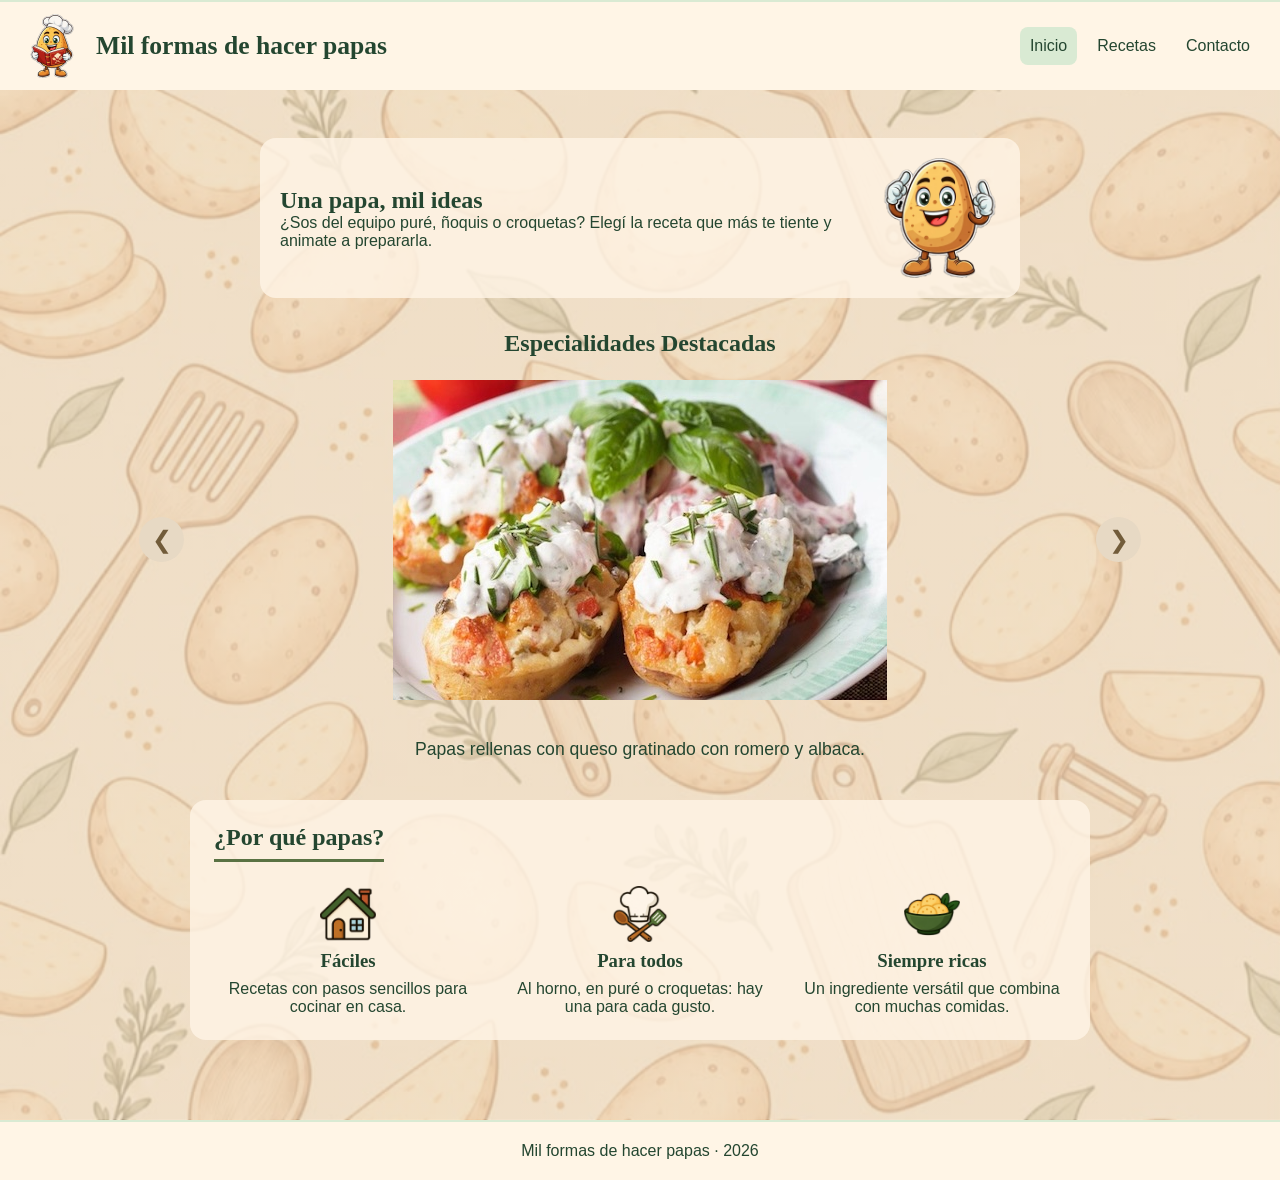
<file: index.html>
<!DOCTYPE html>
<html lang="es">
<head>
    <meta charset="UTF-8">
    <meta name="viewport" content="width=device-width, initial-scale=1.0">
    <link rel="stylesheet" href="./styles/index.css">
    <title>Mil formas de hacer papas | Inicio</title>
</head>
<body class="pagina-inicio">
    <header>
        <nav>
            <div class="marca">
                <img src="imagenes/papalibro.webp" alt="Papita leyendo un libro de recetas">
                <h1>Mil formas de hacer papas</h1>
            </div>

          <ul class="menuNavegacion">
             <li><a class="activo" href="index.html">Inicio</a></li>
            <li><a href="receta.html">Recetas</a></li>
            <li><a href="formulario.html">Contacto</a></li>
          </ul>

        </nav>
    </header>
    <main>
        <div class="contenido-inicio">
        <section class="presentacion-inicio">
            <div class="Contenido">
             <h2>Una papa, mil ideas</h2>
              <p>¿Sos del equipo puré, ñoquis o croquetas? Elegí la receta que más te tiente y animate a prepararla.</p>
          </div>
            <img src="imagenes/papa-ok.webp" alt="Papita sonriente con un plato de puré">
        </section>
        <section class="Carrusel">
            <h2>Especialidades Destacadas</h2>
            
        
                <div class="DivImg">

                 <button type="button" class="flecha" onclick="anterior(true)" title="Anterior">&#10094;</button>
                  <img id="imgCarrusel" src="" alt="imagen">
                  <button type="button" class="flecha" onclick="siguiente(true)" title="Siguiente">&#10095;</button>
                  
           
                </div>
              
            <div class="txtImagen">
                <p id="txt"></p>
            </div>

            
        </section>
        <section class="por-que-papas">
    <h2>¿Por qué papas?</h2>

    <ul class="razones">
        <li>
            <img src="imagenes/icono-faciles.webp" alt="una casa">
            <h3>Fáciles</h3>
            <p>Recetas con pasos sencillos para cocinar en casa.</p>
        </li>

        <li>
            <img src="imagenes/icono-todos.webp" alt="Gorro de cocina y utensilios">
            <h3>Para todos</h3>
            <p>Al horno, en puré o croquetas: hay una para cada gusto.</p>
        </li>

        <li>
            <img src="imagenes/icono-ricas.webp" alt="Cuenco con papas">
            <h3>Siempre ricas</h3>
            <p>Un ingrediente versátil que combina con muchas comidas.</p>
        </li>
  </ul>
        </section>
        </div>
    </main>
    <footer>
        <p>Mil formas de hacer papas · 2026</p>
    </footer>
    <script src="script.js"></script>
</body>
</html>
</file>
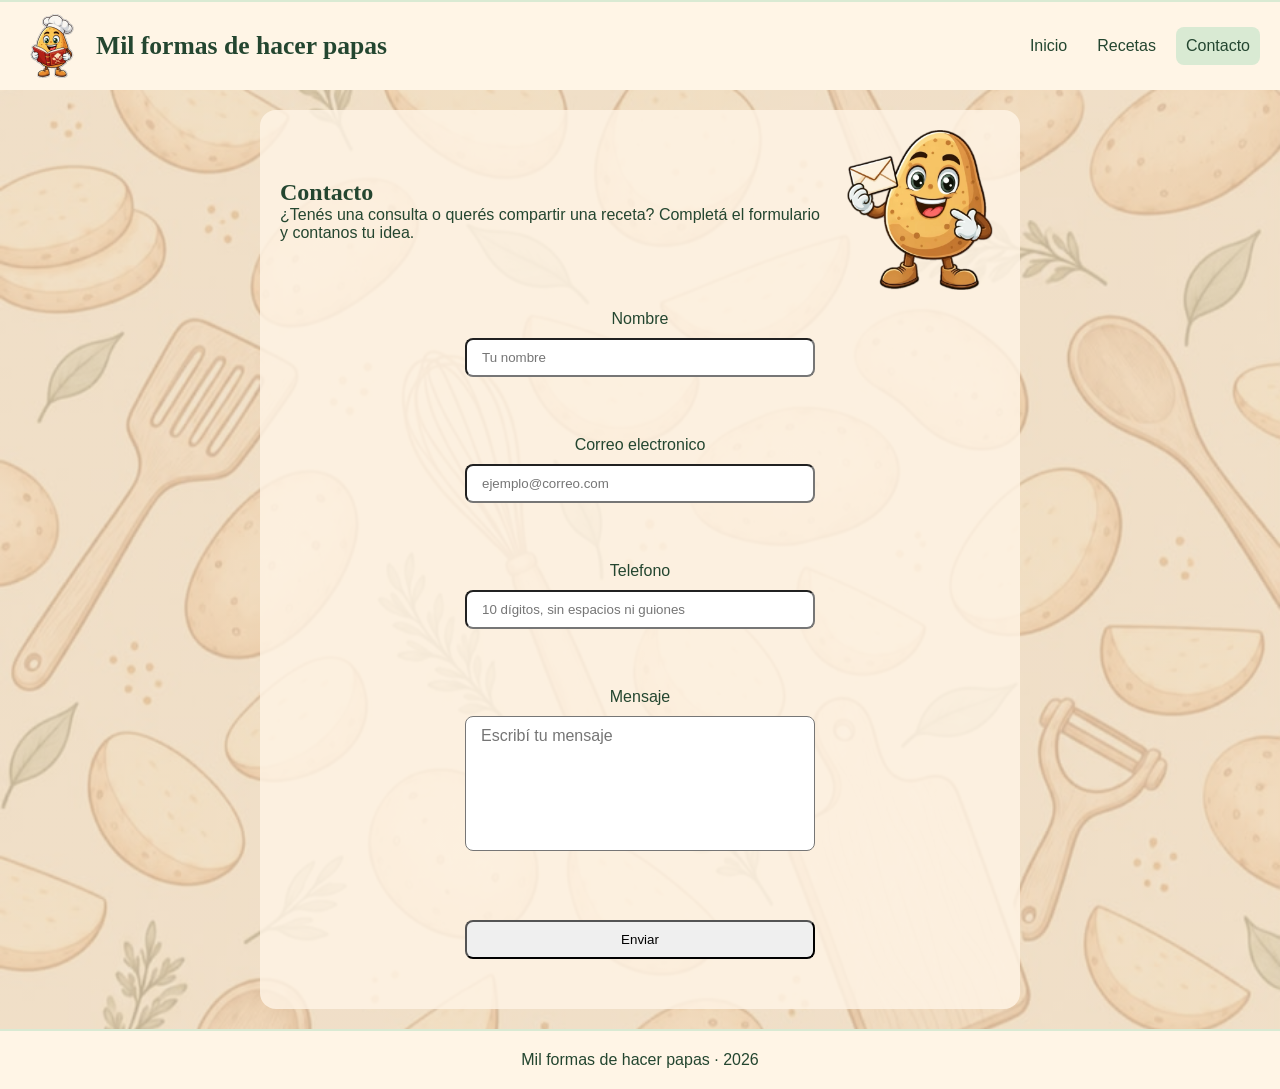
<file: formulario.html>
<!DOCTYPE html>
<html lang="es">
<head>
    <meta charset="UTF-8">
    <meta name="viewport" content="width=device-width, initial-scale=1.0">
    <link rel="stylesheet" href="styles/index.css">
    <title>Mil formas de hacer papas | Contacto</title>
</head>
<body>
    <header>
         <nav>
            <div class="marca">
                <img src="imagenes/papalibro.webp" alt="Papita leyendo un libro de recetas">
                <h1>Mil formas de hacer papas</h1>
            </div>

          <ul class="menuNavegacion">
            <li> <a href="index.html">Inicio</a></li>
            <li><a href="receta.html">Recetas</a></li>
            <li><a class="activo" href="formulario.html">Contacto</a></li>
          </ul>
        </nav>

    </header>
    <main>
        <div class="tarjeta-contacto">
        <section class="presentacion-contacto">
            <div>
                <h2>Contacto</h2>
                <p id="txtForm">¿Tenés una consulta o querés compartir una receta? Completá el formulario y contanos tu idea.</p>
            </div>
            <img src="imagenes/papa-sobre.webp" alt="Papita sonriente sosteniendo un sobre">
        </section>
        <form id="formulario-contacto" novalidate>
            <div id="secciones">
                 <label for="nombre">Nombre</label>
                 <input type="text" name="nombre" id="nombre" placeholder="Tu nombre" required aria-describedby="error-nombre">
                 <p id="error-nombre" class="error"></p>

                 <label for="correo">Correo electronico</label>
                 <input type="email" name="correo" id="correo" placeholder="ejemplo@correo.com" required aria-describedby="error-correo">
                 <p id="error-correo" class="error"></p>

                 <label for="telefono">Telefono</label>
                 <input type="tel" name="telefono" id="telefono" placeholder="10 dígitos, sin espacios ni guiones" required aria-describedby="error-telefono">
                 <p id="error-telefono" class="error"></p>

                 <label for="mensaje">Mensaje</label>
                 <textarea name="mensaje" id="mensaje" placeholder="Escribí tu mensaje" aria-describedby="error-mensaje"></textarea>
                 <p id="error-mensaje" class="error"></p>

                 <input type="submit" value="Enviar">

            </div>

           



    </form>
      <div id="resumen"></div>
</div> 
</main>

    <footer>
        <p>Mil formas de hacer papas · 2026</p>
    </footer>
    <script src="formulario.js"></script>
</body>
</html>
</file>
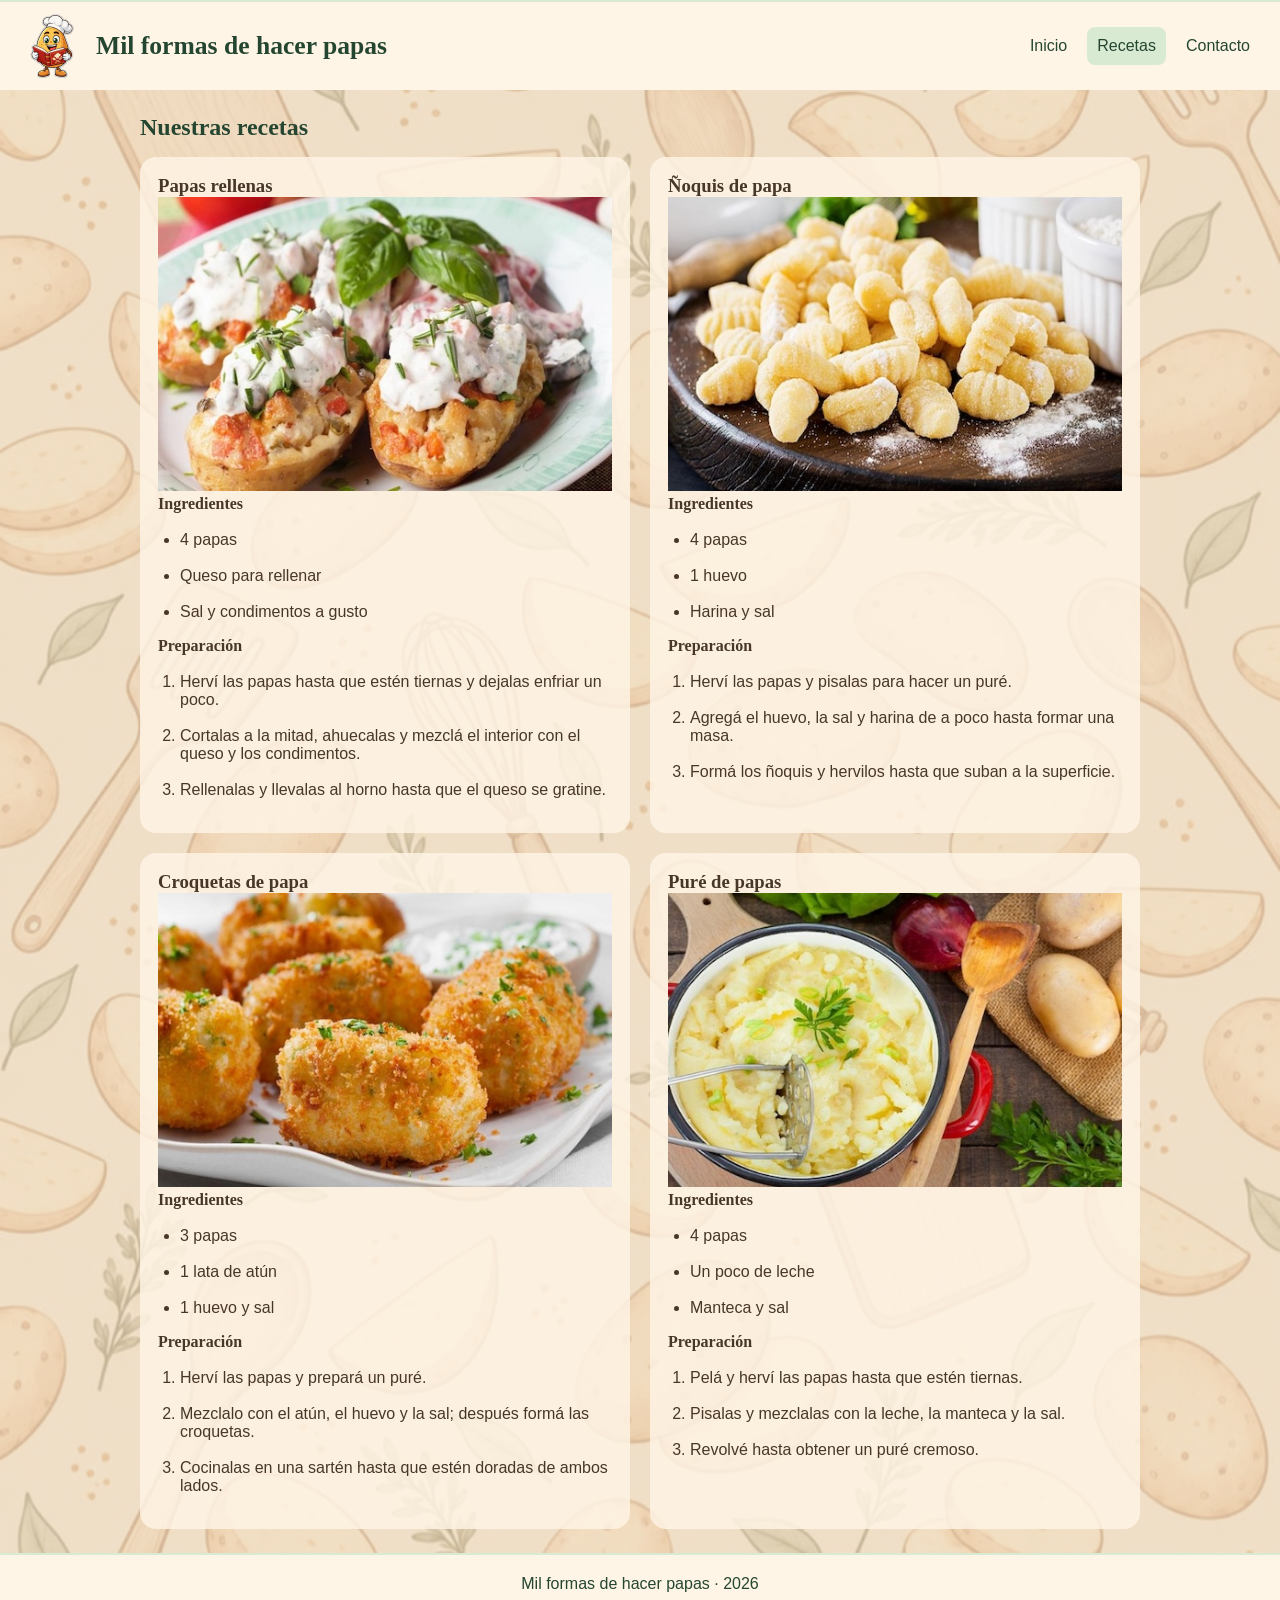
<file: receta.html>
<!DOCTYPE html>
<html lang="es">
<head>
    <meta charset="UTF-8">
    <meta name="viewport" content="width=device-width, initial-scale=1.0">
    <title>Mil formas de hacer papas | Recetas</title>
    <link rel="stylesheet" href="styles/index.css">
</head>
<body class="pagina-recetas">
    <header>
        <nav>
            <div class="marca">
                <img src="imagenes/papalibro.webp" alt="Papita leyendo un libro de recetas">
                <h1>Mil formas de hacer papas</h1>
            </div>

          <ul class="menuNavegacion">
            <li> <a href="index.html">Inicio</a></li>
            <li><a class="activo" href="receta.html">Recetas</a></li>
            <li><a href="formulario.html">Contacto</a></li>
          </ul>

        </nav>
    </header>
    <main>
        <h2>Nuestras recetas</h2>
        <section class="recetas">
            <article>
                <h3>Papas rellenas</h3>
                <img src="imagenes/papa1.jpg" alt="Papas rellenas servidas con salsa y hierbas">
                <h4>Ingredientes</h4>
                <ul>
                    <li>4 papas</li>
                    <li>Queso para rellenar</li>
                    <li>Sal y condimentos a gusto</li>
                </ul>
                <h4>Preparación</h4>
                <ol>
                    <li>Herví las papas hasta que estén tiernas y dejalas enfriar un poco.</li>
                    <li>Cortalas a la mitad, ahuecalas y mezclá el interior con el queso y los condimentos.</li>
                    <li>Rellenalas y llevalas al horno hasta que el queso se gratine.</li>
                </ol>
            </article>

            <article>
                <h3>Ñoquis de papa</h3>
                
                <img src="imagenes/papa2.jpg" alt="Ñoquis caseros de papa sobre una tabla">
                <h4>Ingredientes</h4>
                <ul>
                    <li>4 papas</li>
                    <li>1 huevo</li>
                    <li>Harina y sal</li>
                </ul>
                <h4>Preparación</h4>
                <ol>
                    <li>Herví las papas y pisalas para hacer un puré.</li>
                    <li>Agregá el huevo, la sal y harina de a poco hasta formar una masa.</li>
                    <li>Formá los ñoquis y hervilos hasta que suban a la superficie.</li>
                </ol>
            </article>

            <article>
                <h3>Croquetas de papa</h3>
                <img src="imagenes/papa3.jpg" alt="Croquetas doradas de papa en un plato">
                <h4>Ingredientes</h4>
                <ul>
                    <li>3 papas</li>
                    <li>1 lata de atún</li>
                    <li>1 huevo y sal</li>
                </ul>
                <h4>Preparación</h4>
                <ol>
                    <li>Herví las papas y prepará un puré.</li>
                    <li>Mezclalo con el atún, el huevo y la sal; después formá las croquetas.</li>
                    <li>Cocinalas en una sartén hasta que estén doradas de ambos lados.</li>
                </ol>
            </article>

            <article>
                <h3>Puré de papas</h3>
                <img src="imagenes/papa4.jpg" alt="Puré de papas cremoso">
                <h4>Ingredientes</h4>
                <ul>
                    <li>4 papas</li>
                    <li>Un poco de leche</li>
                    <li>Manteca y sal</li>
                </ul>
                <h4>Preparación</h4>
                <ol>
                    <li>Pelá y herví las papas hasta que estén tiernas.</li>
                    <li>Pisalas y mezclalas con la leche, la manteca y la sal.</li>
                    <li>Revolvé hasta obtener un puré cremoso.</li>
                </ol>
            </article>
        </section>

    </main>
    <footer>
        <p>Mil formas de hacer papas · 2026</p>
    </footer>
    
</body>
</html>
</file>
<file: styles/index.css>
*{
    padding: 0;
    margin: 0;
    box-sizing: border-box;
}

html{
    height: 100%;
}

body{
    min-height: 100%;
    display: flex;
    flex-direction: column;
    font-family: Arial, sans-serif;
}

h1, h2, h3, h4{
    font-family: Georgia, serif;
}

header{
    background-color: #FFF5E6;
    border-top: 2px solid #d9ead3;
}

nav{
    display: flex;
    justify-content: space-between;
    align-items: center;
    flex-wrap: wrap;
    gap: 15px;
    padding: 12px 20px;
}

.marca{
    display: flex;
    align-items: center;
    gap: 12px;
}

.marca img{
    width: 64px;
    height: auto;
}

nav h1{
    color: #244630;
    font-size: 1.6rem;
}

.menuNavegacion{
    list-style: none;
    display: flex;
    flex-wrap: wrap;
    gap: 10px;
}
.menuNavegacion a{
    text-decoration: none;
    display: block;
    padding: 10px;
    color: #244630;
    border-radius: 8px;
}

.menuNavegacion a:hover,
.menuNavegacion a.activo{
    color: #244630;
    background-color: #d9ead3;
}

main{

     background-color:#FFF5E6;
     background-image: linear-gradient(rgba(234, 216, 190, 0.65), rgba(234, 216, 190, 0.65)), url("../imagenes/fondo.jpeg");
     background-repeat: repeat no-repeat;
     background-size: cover;
     background-position: center;
     min-height: 100vh;
}
.presentacion-inicio,
.presentacion-contacto{
    display: flex;
    flex-wrap: wrap;
    align-items: center;
    justify-content: center;
    gap: 20px;
    max-width: 760px;
    margin: 20px auto;
    padding: 20px;

}
.pagina-inicio .presentacion-inicio img {
    width: 120px;
}
.presentacion-inicio .Contenido,
.presentacion-contacto div{
    flex: 1 1 300px;
}

.presentacion-inicio img,
.presentacion-contacto img{
    width: 180px;
    max-width: 100%;
    height: auto;
}

.presentacion-contacto {
    max-width: 760px;
    gap: 16px;
    margin: 0;
    padding: 0;
    background-color: transparent;
    border-radius: 0;

}

.presentacion-contacto img{
    width: 160px;
}


#imgCarrusel{
    border-radius: 8px;
    flex: 1;
    min-width: 0;
    width: 100%;
    height: 320px;
    object-fit: contain;
}
.Carrusel h2{
 text-align: center;
 width: 100%; 
 margin-bottom: 2.5vh;
 color: #244630
}

.DivImg{
    display: flex;
    align-items: center;
    gap: 8px;
}
#txt{
    margin:0;
    font-size: 150%;
    color: #244630;
     width: 100%;
   
}
.txtImagen {
    min-height: 100px;
    display: flex;
    align-items: center;
    justify-content: center;
    text-align: center;
}


.flecha {
    background-color: #e7d9c4;
    color: #725c3a;
    border: none;
    border-radius: 50%;
    width: 45px;
    height: 45px;
    font-size: 24px;
    cursor: pointer;

    }

.flecha:hover {
    background-color: #d2bd9f;
}


.pagina-inicio main{
    padding: 24px 16px;
}
.contenido-inicio{
    max-width: 1050px;
    margin: 0 auto;
    padding: 24px;
   
}
.pagina-inicio .presentacion-inicio {
    margin: 0 auto 32px;
    background-color: rgba(255, 245, 230, 0.82);
    border-radius: 16px;
    color: #244630
}
.pagina-inicio #txt{
    font-size: 1.1rem;
    color: #244630;
}
.por-que-papas {
    max-width: 900px;
    margin: 0 auto 32px;
    padding: 24px;
    background-color: rgba(255, 245, 230, 0.82);
    border-radius: 16px;
    color: #244630;
}
.por-que-papas h2{
    display: inline-block;
    margin-bottom: 24px;
    padding-bottom: 8px;
    border-bottom: 3px solid #5a7243;
}
.razones{
    list-style: none;
    display: flex;
    flex-wrap: wrap;
    justify-content: space-around;
    gap: 24px;
}
.razones li{
    flex: 1 1 190px;
    text-align: center;
}
.razones img {
    display: block;
    width: 56px;
    height: 56px;
    object-fit: contain;
    margin: 0 auto 8px;
}
.razones h3{
    margin-bottom: 8px;
}
footer{
    background-color: #FFF5E6;
    border-top: 2px solid #d9ead3;
    padding: 15px;
    text-align: center;
    color: #244630;
    margin-top: auto;
}
footer p{
    margin: 5px;
}

/*Formularioooo*/
.tarjeta-contacto {
    width: 90%;
    max-width: 760px;
    margin: 20px auto;
    padding: 20px;
    background-color: rgba(255, 245, 230, 0.82);
    border-radius: 16px;
    color: #244630;
}
form{
    display: flex;
    justify-content: center;
    flex-direction: column;
    gap:30px;
    align-items: center;
    padding:20px; 
    
}

#secciones{
    width: 100%;
    max-width: 350px;
    text-align: center;
    
}
input{
    margin:10px 0;
    width: 100%;             
    max-width: 350px;       
    padding: 10px 15px;
    border-radius: 8px; 
    
}
#mensaje{
    display: block;
    padding: 10px 15px;
    font: inherit; 
    margin: 10px 0;
    width: 100%;
    border-radius: 8px; 
    resize: none;
    height: 15vh;
}
  

.error {
    color: #8a1f11;
    font-size: 14px;
    min-height: 3.5em;
}

#resumen {
    max-width: 600px;
    margin: 20px auto;
    padding: 15px;
    background-color: white;
    border-radius: 8px;
    display: none;
}
 #resumen p {
    overflow-wrap: anywhere;
}  
#resumen p {
    margin: 6px 0;
    color: #244630;
    font-size: 0.95rem;
}


/* Página de recetas */
.pagina-recetas main {
    padding: 24px;
     color: #473728;
}

.pagina-recetas main h2 {
    max-width: 1000px;
    margin: 0 auto 16px;
    color: #244630;

}

.recetas {
    display: flex;
    flex-wrap: wrap;
    gap: 20px;
    max-width: 1000px;
    margin: 0 auto;
}

.recetas article {
    flex: 1 1 420px;
    padding: 18px;
    background-color: rgba(255, 245, 230, 0.82);
    border-radius: 16px;
}

.recetas img {
    width: 100%;
    height: auto;
}
.recetas .mascota-receta {
    display: block;
    width: 110px;
    margin: 10px auto;
}

.recetas ul,
.recetas ol {
    margin: 8px 0 16px 22px;
    
}
.recetas li{
    margin-top: 2vh;

}

@media (max-width: 600px) {
    nav,
    .menuNavegacion {
        justify-content: center;
    }

    nav h1 {
        text-align: center;
    }

    .pagina-inicio main {
        padding: 3vw 2vw;
    }

    .contenido-inicio {
        padding: 2vw;
    }

    .DivImg {
        gap: 1vw;
    }

    #imgCarrusel {
        height: 45vw;
    }
}
</file>
